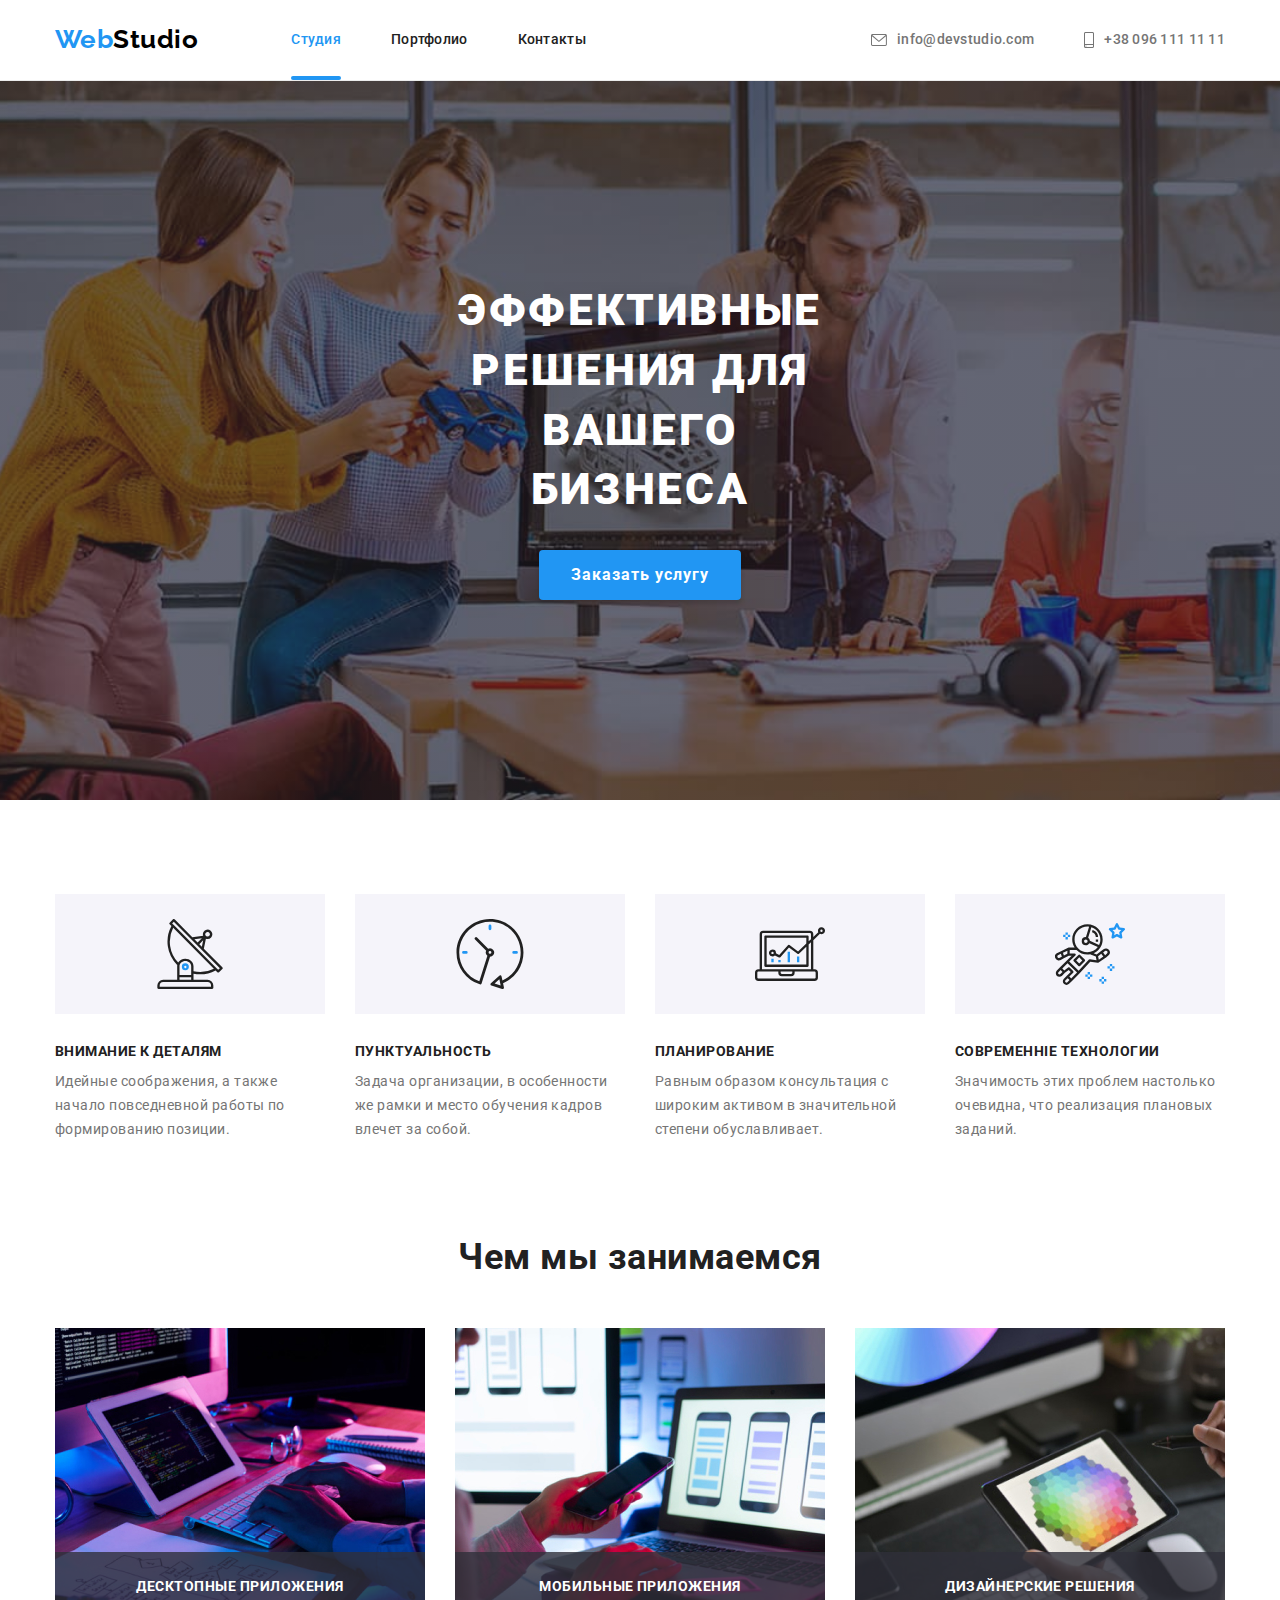
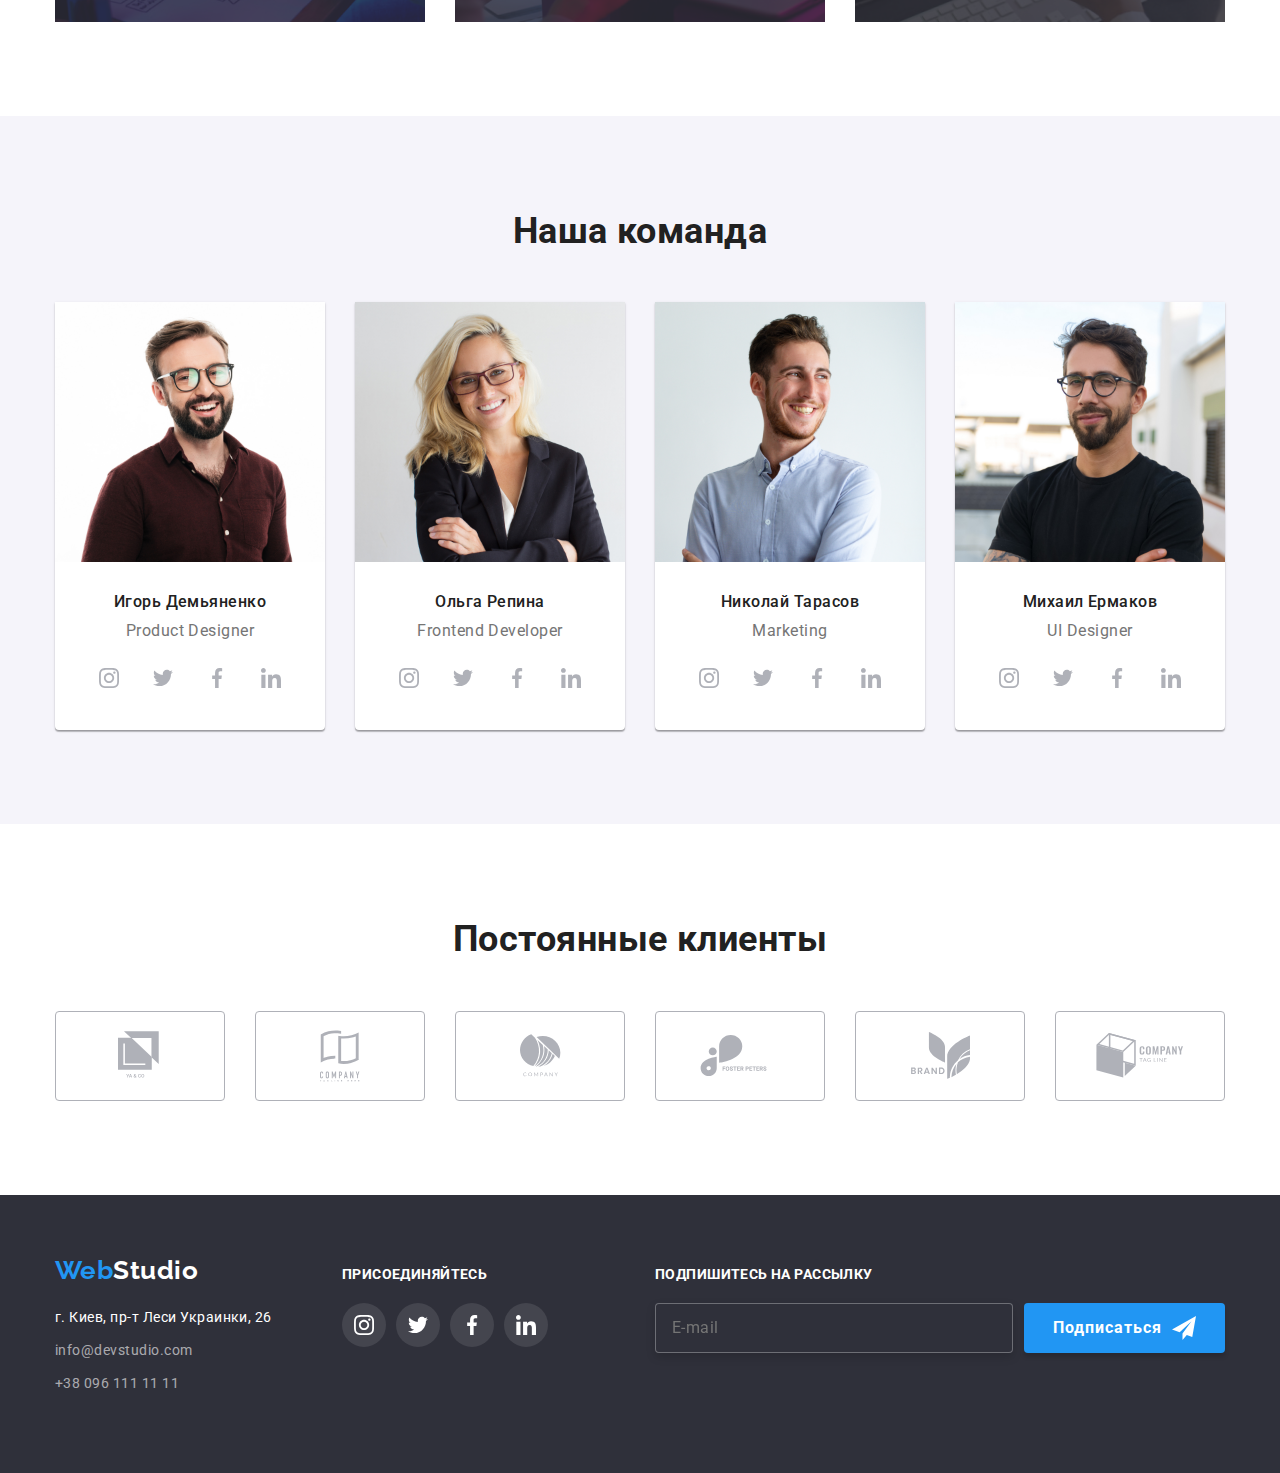
<file: index.html>
<!DOCTYPE html>
<html lang="ru">
  <head>
    <meta charset="UTF-8" />
    <meta name="viewport" content="width=device-width, initial-scale=1.0" />
    <title>Document</title>
    <link
      href="https://fonts.googleapis.com/css2?family=Raleway&family=Roboto:wght@400;500;700&display=swap"
      rel="stylesheet"
    />
    <link
      rel="stylesheet"
      href="https://cdnjs.cloudflare.com/ajax/libs/modern-normalize/1.0.0/modern-normalize.min.css"
    />
    <link rel="stylesheet" href="./css/style.css" />
  </head>
  <body>
    <!--header-->
    <header>
      <div class="container main-navigation">
        <nav class="main-nav">
          <a href="/" class="logo">
            Web<span class="logo-studio">Studio</span>
          </a>

          <ul class="header-nav">
            <li class="item">
              <a href="" class="link current">Студия</a>
            </li>
            <li class="item">
              <a href="./portfolio.html" class="link">Портфолио</a>
            </li>
            <li class="item">
              <a href="" class="link">Контакты</a>
            </li>
          </ul>
        </nav>
        <ul class="header-adress">
          <li class="item">
            <a href="mailto:info@devstudio.com">
              <svg class="mail-svg" width="16" height="12">
                <use href="./images/symbol-defs.svg#icon-mail"></use>
              </svg>
              info@devstudio.com</a
            >
          </li>
          <li class="item">
            <a href="tel:+380961111111">
              <svg class="tel-svg" width="10" height="16">
                <use href="./images/symbol-defs.svg#icon-smartphone"></use>
              </svg>
              +38 096 111 11 11</a
            >
          </li>
        </ul>
      </div>
    </header>

    <main>
      <!--block-hero-->
      <section class="section hero">
        <div class="overlay">
          <h1 class="hero-title">ЭФФЕКТИВНЫЕ РЕШЕНИЯ ДЛЯ ВАШЕГО БИЗНЕСА</h1>
          <button class="button" data-modal-open>Заказать услугу</button>
        </div>
      </section>

      <!--our-advantages-->
      <section class="section">
        <div class="container">
          <h2 class="is-hidden">Наши преимущества</h2>
          <ul class="advantages-title">
            <li class="item">
              <h3 class="title">ВНИМАНИЕ К ДЕТАЛЯМ</h3>
              <p class="lead">
                Идейные соображения, а также начало повседневной работы по
                формированию позиции.
              </p>
            </li>
            <li class="item clock-item">
              <h3 class="title">ПУНКТУАЛЬНОСТЬ</h3>
              <p class="lead">
                Задача организации, в особенности же рамки и место обучения
                кадров влечет за собой.
              </p>
            </li>
            <li class="item diagram-item">
              <h3 class="title">ПЛАНИРОВАНИЕ</h3>
              <p class="lead">
                Равным образом консультация с широким активом в значительной
                степени обуславливает.
              </p>
            </li>
            <li class="item astronaut-item">
              <h3 class="title">СОВРЕМЕННІЕ ТЕХНОЛОГИИ</h3>
              <p class="lead">
                Значимость этих проблем настолько очевидна, что реализация
                плановых заданий.
              </p>
            </li>
          </ul>
        </div>
      </section>

      <!--what-are-we-doing-->
      <section class="section">
        <div class="container">
          <h2 class="section-title">Чем мы занимаемся</h2>
          <ul class="list-img">
            <li class="item">
              <img
                src="./images/1.jpg"
                alt="Руки человека набирают код на клавиатуре"
                width="370"
              />
              <div class="container-img">
                <h3 class="title img">Десктопные приложения</h3>
              </div>
            </li>
            <li class="item">
              <img
                src="./images/2.jpg"
                alt="Человек за ноутбуком держит в руках телефон"
                width="370"
              />
              <div class="container-img">
                <h3 class="title img">Мобильные приложения</h3>
              </div>
            </li>
            <li class="item">
              <img
                src="./images/3.jpg"
                alt="Человек выбирает цвет на планшете"
                width="370"
              />
              <div class="container-img">
                <h3 class="title img">Дизайнерские решения</h3>
              </div>
            </li>
          </ul>
        </div>
      </section>

      <!--our-team-->
      <section class="section our-team">
        <div class="container team">
          <h2 class="section-title">Наша команда</h2>
          <ul class="our-team">
            <li class="item">
              <img
                src="./images/team1.jpg"
                alt="Мужчина в очках и с бородой улыбается"
                width="270"
              />
              <h3 class="name">Игорь Демьяненко</h3>
              <p class="specialty">Product Designer</p>
              <ul class="social-list">
                <li class="social-item">
                  <a href="" class="social-link">
                    <svg class="link-icon" width="20" height="20">
                      <use href="./images/symbol-defs.svg#icon-instagram"></use>
                    </svg>
                  </a>
                </li>
                <li class="social-item">
                  <a href="" class="social-link">
                    <svg class="link-icon" width="20" height="20">
                      <use href="./images/symbol-defs.svg#icon-twitter"></use>
                    </svg>
                  </a>
                </li>
                <li class="social-item">
                  <a href="" class="social-link">
                    <svg class="link-icon" width="20" height="20">
                      <use href="./images/symbol-defs.svg#icon-facebook"></use>
                    </svg>
                  </a>
                </li>
                <li class="social-item">
                  <a href="" class="social-link">
                    <svg class="link-icon" width="20" height="20">
                      <use href="./images/symbol-defs.svg#icon-linter"></use>
                    </svg>
                  </a>
                </li>
              </ul>
            </li>
            <li class="item">
              <img
                src="./images/team2.jpg"
                alt="Женщина в очках улыбается"
                width="270"
              />
              <h3 class="name">Ольга Репина</h3>
              <p class="specialty">Frontend Developer</p>
              <ul class="social-list">
                <li class="social-item">
                  <a href="" class="social-link">
                    <svg class="link-icon" width="20" height="20">
                      <use href="./images/symbol-defs.svg#icon-instagram"></use>
                    </svg>
                  </a>
                </li>
                <li class="social-item">
                  <a href="" class="social-link">
                    <svg class="link-icon" width="20" height="20">
                      <use href="./images/symbol-defs.svg#icon-twitter"></use>
                    </svg>
                  </a>
                </li>
                <li class="social-item">
                  <a href="" class="social-link">
                    <svg class="link-icon" width="20" height="20">
                      <use href="./images/symbol-defs.svg#icon-facebook"></use>
                    </svg>
                  </a>
                </li>
                <li class="social-item">
                  <a href="" class="social-link">
                    <svg class="link-icon" width="20" height="20">
                      <use href="./images/symbol-defs.svg#icon-linter"></use>
                    </svg>
                  </a>
                </li>
              </ul>
            </li>
            <li class="item">
              <img
                src="./images/team3.jpg"
                alt="Мужчина улыбается"
                width="270"
              />
              <h3 class="name">Николай Тарасов</h3>
              <p class="specialty">Marketing</p>
              <ul class="social-list">
                <li class="social-item">
                  <a href="" class="social-link">
                    <svg class="link-icon" width="20" height="20">
                      <use href="./images/symbol-defs.svg#icon-instagram"></use>
                    </svg>
                  </a>
                </li>
                <li class="social-item">
                  <a href="" class="social-link">
                    <svg class="link-icon" width="20" height="20">
                      <use href="./images/symbol-defs.svg#icon-twitter"></use>
                    </svg>
                  </a>
                </li>
                <li class="social-item">
                  <a href="" class="social-link">
                    <svg class="link-icon" width="20" height="20">
                      <use href="./images/symbol-defs.svg#icon-facebook"></use>
                    </svg>
                  </a>
                </li>
                <li class="social-item">
                  <a href="" class="social-link">
                    <svg class="link-icon" width="20" height="20">
                      <use href="./images/symbol-defs.svg#icon-linter"></use>
                    </svg>
                  </a>
                </li>
              </ul>
            </li>
            <li class="item">
              <img
                src="./images/team4.jpg"
                alt="Мужчина в очках и с бородой улыбается"
                width="270"
              />
              <h3 class="name">Михаил Ермаков</h3>
              <p class="specialty">UI Designer</p>
              <ul class="social-list">
                <li class="social-item">
                  <a href="" class="social-link">
                    <svg class="link-icon" width="20" height="20">
                      <use href="./images/symbol-defs.svg#icon-instagram"></use>
                    </svg>
                  </a>
                </li>
                <li class="social-item">
                  <a href="" class="social-link">
                    <svg class="link-icon" width="20" height="20">
                      <use href="./images/symbol-defs.svg#icon-twitter"></use>
                    </svg>
                  </a>
                </li>
                <li class="social-item">
                  <a href="" class="social-link">
                    <svg class="link-icon" width="20" height="20">
                      <use href="./images/symbol-defs.svg#icon-facebook"></use>
                    </svg>
                  </a>
                </li>
                <li class="social-item">
                  <a href="" class="social-link">
                    <svg class="link-icon" width="20" height="20">
                      <use href="./images/symbol-defs.svg#icon-linter"></use>
                    </svg>
                  </a>
                </li>
              </ul>
            </li>
          </ul>
        </div>
      </section>

      <section class="section">
        <div class="container">
          <h2 class="section-title">Постоянные клиенты</h2>
          <ul class="client-list">
            <li class="client-item">
              <a href="" class="client-link">
                <svg class="client-icon" width="45" height="50">
                  <use href="./images/symbol-defs.svg#icon-logo-1"></use>
                </svg>
              </a>
            </li>
            <li class="client-item">
              <a href="" class="client-link">
                <svg class="client-icon" width="40" height="52">
                  <use href="./images/symbol-defs.svg#icon-logo-2"></use>
                </svg>
              </a>
            </li>
            <li class="client-item">
              <a href="" class="client-link">
                <svg class="client-icon" width="41" height="43">
                  <use href="./images/symbol-defs.svg#icon-logo-3"></use>
                </svg>
              </a>
            </li>
            <li class="client-item">
              <a href="" class="client-link">
                <svg class="client-icon" width="80" height="42">
                  <use href="./images/symbol-defs.svg#icon-logo-4"></use>
                </svg>
              </a>
            </li>
            <li class="client-item">
              <a href="" class="client-link">
                <svg class="client-icon" width="59" height="47">
                  <use href="./images/symbol-defs.svg#icon-logo-5"></use>
                </svg>
              </a>
            </li>
            <li class="client-item">
              <a href="" class="client-link">
                <svg class="client-icon" width="90" height="45">
                  <use href="./images/symbol-defs.svg#icon-logo-6"></use>
                </svg>
              </a>
            </li>
          </ul>
        </div>
      </section>
    </main>

    <!--footer-->
    <footer>
      <div class="container footer">
        <div class="container-adress-footer">
          <a href="/" class="logo-footer">
            Web<span class="studio-footer">Studio</span>
          </a>
          <address>
            <ul class="adress-title">
              <li class="location"><p>г. Киев, пр-т Леси Украинки, 26</p></li>
              <li>
                <a href="mailto:info@devstudio.com" class="link"
                  >info@devstudio.com</a
                >
              </li>
              <li>
                <a href="tel:+380961111111" class="link">+38 096 111 11 11</a>
              </li>
            </ul>
          </address>
        </div>
        <div class="container-list-footer">
          <h3 class="title footer">присоединяйтесь</h3>
          <ul class="social-list footer">
            <li class="social-item">
              <a href="" class="social-link footer">
                <svg class="link-icon" width="20" height="20">
                  <use href="./images/symbol-defs.svg#icon-instagram"></use>
                </svg>
              </a>
            </li>
            <li class="social-item">
              <a href="" class="social-link footer">
                <svg class="link-icon" width="20" height="20">
                  <use href="./images/symbol-defs.svg#icon-twitter"></use>
                </svg>
              </a>
            </li>
            <li class="social-item">
              <a href="" class="social-link footer">
                <svg class="link-icon" width="20" height="20">
                  <use href="./images/symbol-defs.svg#icon-facebook"></use>
                </svg>
              </a>
            </li>
            <li class="social-item">
              <a href="" class="social-link footer">
                <svg class="link-icon" width="20" height="20">
                  <use href="./images/symbol-defs.svg#icon-linter"></use>
                </svg>
              </a>
            </li>
          </ul>
        </div>
        <div class="subscription">
          <h3 class="title footer">Подпишитесь на рассылку</h3>
          <form class="footer-form" action="mailto:Stethem696@gmail.com">
            <input
              class="footer-input"
              type="email"
              name="mail"
              placeholder="E-mail"
            />
            <button class="button subscription-button">
              Подписаться
              <svg class="subscription-icon" width="24" height="24">
                <use href="./images/symbol-defs.svg#icon-icon-send"></use>
              </svg>
            </button>
          </form>
        </div>
      </div>
    </footer>
    <div class="backdrop is-is-hidden" data-modal>
      <div class="modal">
        <button class="button-close" data-modal-close>
          <svg class="close-icon" width="30" height="30">
            <use href="./images/symbol-defs.svg#icon-close"></use>
          </svg>
        </button>
        <form class="form js-speaker-form">
          <label class="form-text" for="name">
            Оставьте свои данные, мы вам перезвоним
          </label>
          <div class="form-field">
            <label for="name" class="form-label">Имя</label>
            <input class="form-input" type="text" name="name" id="name" />
            <svg class="form-icon" width="18" height="18">
              <use href="./images/symbol-defs.svg#icon-person-black"></use>
            </svg>
          </div>

          <div class="form-field">
            <label for="tel" class="form-label">Телефон</label>
            <input class="form-input" type="tel" name="tel" id="tel" />
            <svg class="form-icon" width="18" height="18">
              <use href="./images/symbol-defs.svg#icon-phone-black"></use>
            </svg>
          </div>

          <div class="form-field">
            <label for="mail" class="form-label">Почта</label>
            <input class="form-input" type="email" name="mail" id="mail" />
            <svg class="form-icon" width="18" height="18">
              <use href="./images/symbol-defs.svg#icon-email-black"></use>
            </svg>
          </div>

          <div class="form-field">
            <label for="comment" class="form-label">Комментарий</label>
            <textarea
              class="comment"
              name="comment"
              id="comment"
              rows="6"
              placeholder="Введите текст"
            ></textarea>
          </div>

          <div class="form-field checkbox">
            <label class="checkbox-label">
              <input type="checkbox" name="policy" class="checkbox-input" />
              <span class="checkbox-icon"></span>
              <span>Соглашаюсь с рассылкой и принимаю </span>&ensp;
              <a href="" class="contract">Условия договора</a>
            </label>
          </div>

          <button type="submit" class="button form-button">Отправить</button>
        </form>
      </div>
    </div>
    <script src="./js/modal.js"></script>
    <script>
      (() => {
        document
          .querySelector(".js-speaker-form")
          .addEventListener("submit", (e) => {
            e.preventDefault();

            new FormData(e.currentTarget).forEach((value, name) =>
              console.log(`${name}: ${value}`)
            );

            e.currentTarget.reset();
          });
      })();
    </script>
  </body>
</html>
</file>
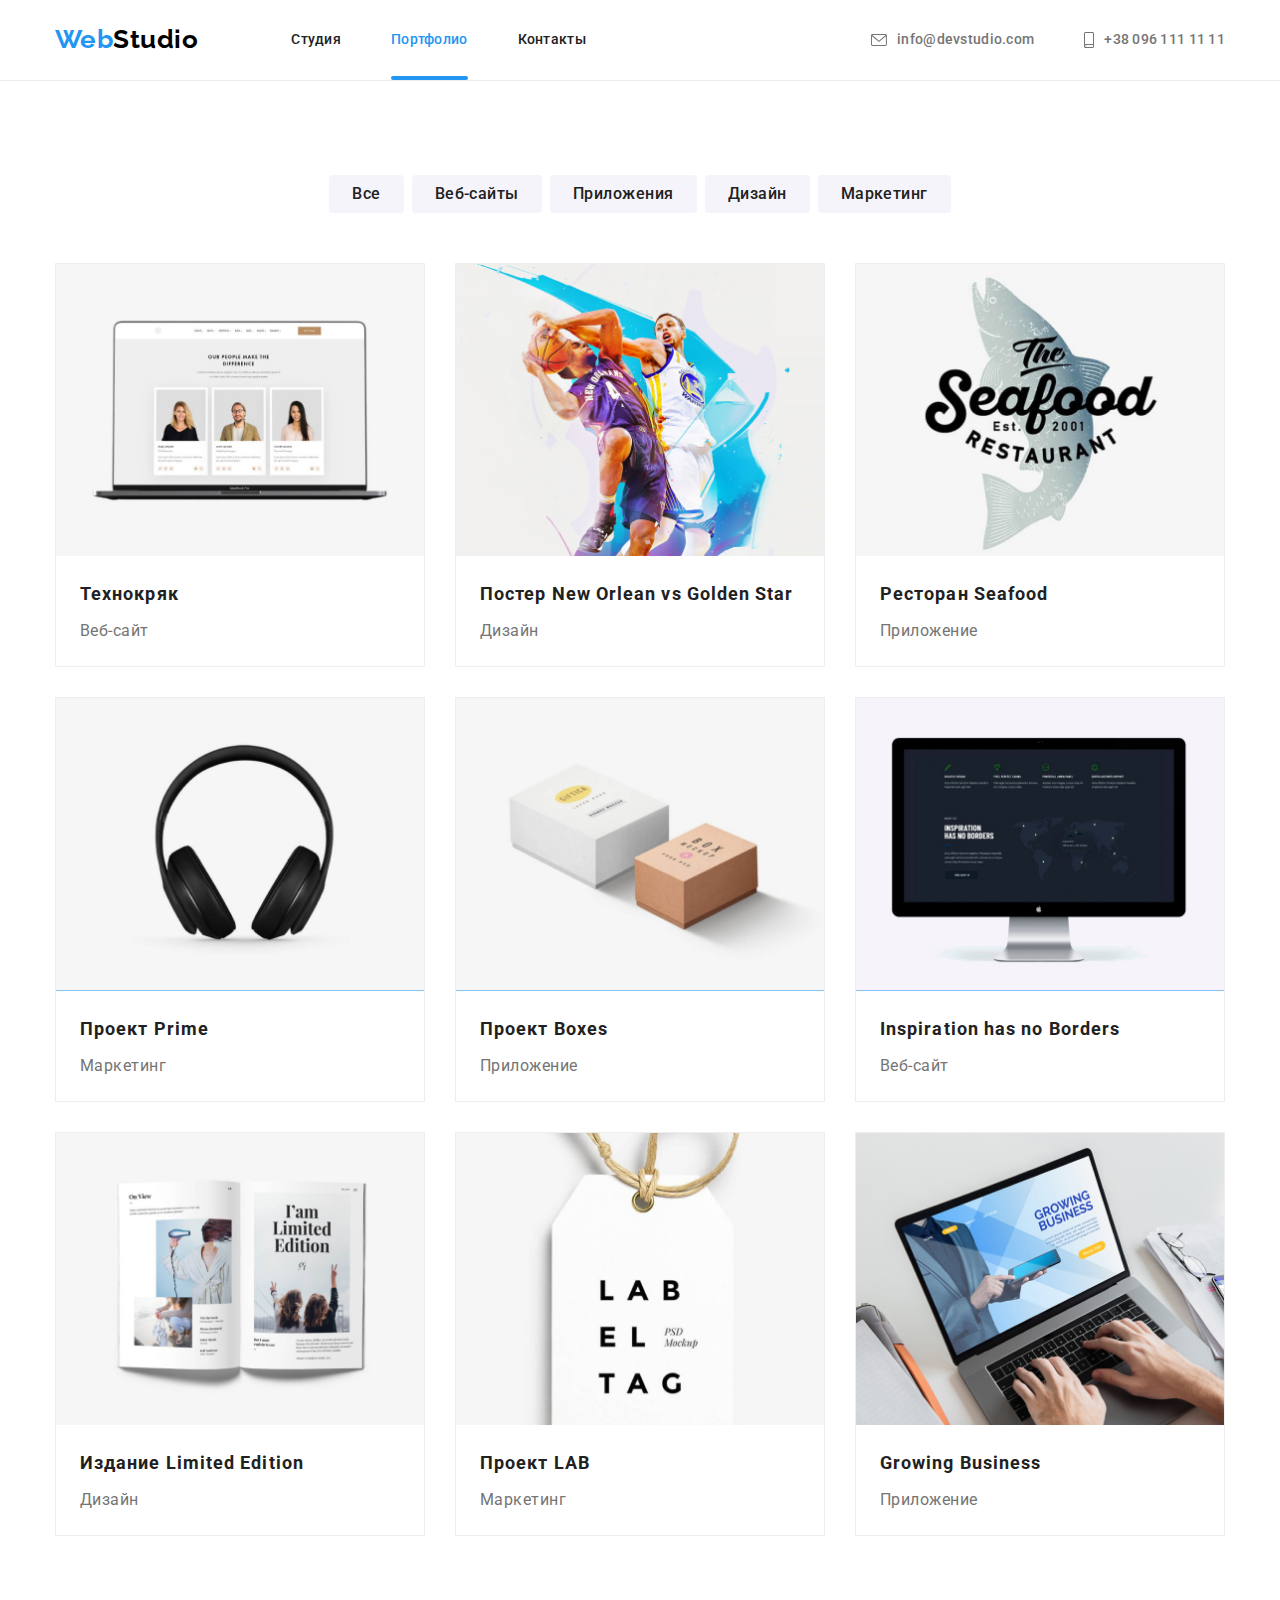
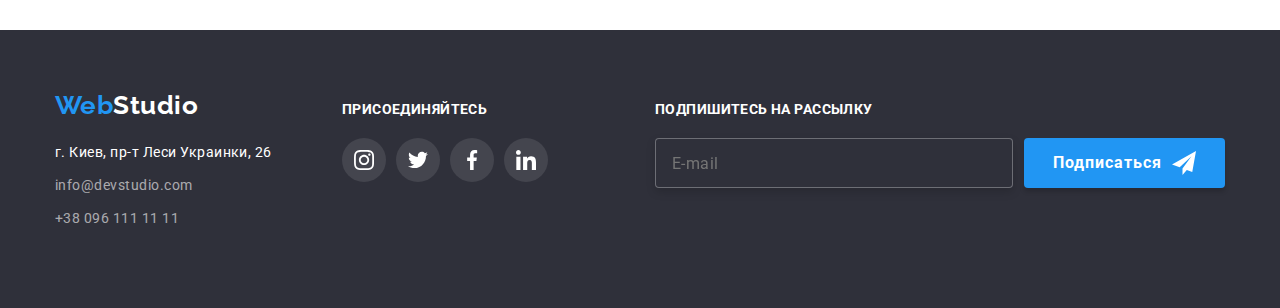
<file: portfolio.html>
<!DOCTYPE html>
<html lang="ru">
  <head>
    <meta charset="UTF-8" />
    <meta name="viewport" content="width=device-width, initial-scale=1.0" />
    <title>portfolio</title>
    <link
      href="https://fonts.googleapis.com/css2?family=Raleway&family=Roboto:wght@400;500;700&display=swap"
      rel="stylesheet"
    />
    <link
      rel="stylesheet"
      href="https://cdnjs.cloudflare.com/ajax/libs/modern-normalize/1.0.0/modern-normalize.min.css"
    />
    <link rel="stylesheet" href="./css/style.css" />
  </head>
  <body>
    <!--header-->

    <header>
      <div class="container main-navigation">
        <nav class="main-nav">
          <a href="/" class="logo">
            Web<span class="logo-studio">Studio</span>
          </a>

          <ul class="header-nav">
            <li class="item">
              <a href="./index.html" class="link">Студия</a>
            </li>
            <li class="item">
              <a href="./portfolio.html" class="link current">Портфолио</a>
            </li>
            <li class="item">
              <a href="" class="link">Контакты</a>
            </li>
          </ul>
        </nav>
        <ul class="header-adress">
          <li class="item">
            <a href="mailto:info@devstudio.com">
              <svg class="mail-svg" width="16" height="12">
                <use href="./images/symbol-defs.svg#icon-mail"></use>
              </svg>
              info@devstudio.com</a
            >
          </li>
          <li class="item">
            <a href="tel:+380961111111">
              <svg class="tel-svg" width="10" height="16">
                <use href="./images/symbol-defs.svg#icon-smartphone"></use>
              </svg>
              +38 096 111 11 11</a
            >
          </li>
        </ul>
      </div>
    </header>

    <main>
      <section class="section card-item">
        <div class="container item-button">
          <h1 class="is-hidden">Портфолио</h1>
          <ul class="button-portfolio">
            <li class="item"><button type="button">Все</button></li>
            <li class="item"><button type="button">Веб-сайты</button></li>
            <li class="item"><button type="button">Приложения</button></li>
            <li class="item"><button type="button">Дизайн</button></li>
            <li class="item"><button type="button">Маркетинг</button></li>
          </ul>
        </div>
        <div class="container">
          <ul class="card-link">
            <li class="item">
              <a href="">
                <div class="card-container">
                  <img src="./images/pf1.jpg" alt="карточки сотрудников" />
                  <div class="overlay-container">
                    <p class="overlay-text">
                      Технокряк это современная площадка распространения
                      коронавируса. Компании используют эту платформу для
                      цифрового шпионажа и атак на защищённые сервера
                      конкурентов.
                    </p>
                  </div>
                </div>

                <div class="card-img">
                  <h2>Технокряк</h2>
                  <p>Веб-сайт</p>
                </div>
              </a>
            </li>

            <li class="item">
              <a href="">
                <div class="card-container">
                  <img src="./images/pf2.jpg" alt="баскетболисты" />
                  <div class="overlay-container">
                    <p class="overlay-text">
                      Технокряк это современная площадка распространения
                      коронавируса. Компании используют эту платформу для
                      цифрового шпионажа и атак на защищённые сервера
                      конкурентов.
                    </p>
                  </div>
                </div>

                <div class="card-img">
                  <h2>Постер New Orlean vs Golden Star</h2>
                  <p>Дизайн</p>
                </div>
              </a>
            </li>

            <li class="item">
              <a href="">
                <div class="card-container">
                  <img src="./images/pf3.jpg" alt="лого ресторана" />
                  <div class="overlay-container">
                    <p class="overlay-text">
                      Технокряк это современная площадка распространения
                      коронавируса. Компании используют эту платформу для
                      цифрового шпионажа и атак на защищённые сервера
                      конкурентов.
                    </p>
                  </div>
                </div>

                <div class="card-img">
                  <h2>Ресторан Seafood</h2>
                  <p>Приложение</p>
                </div>
              </a>
            </li>

            <li class="item">
              <a href="">
                <div class="card-container">
                  <img src="./images/pf4.jpg" alt="наушники" />
                  <div class="overlay-container">
                    <p class="overlay-text">
                      Технокряк это современная площадка распространения
                      коронавируса. Компании используют эту платформу для
                      цифрового шпионажа и атак на защищённые сервера
                      конкурентов.
                    </p>
                  </div>
                </div>

                <div class="card-img">
                  <h2>Проект Prime</h2>
                  <p>Маркетинг</p>
                </div>
              </a>
            </li>

            <li class="item">
              <a href="">
                <div class="card-container">
                  <img src="./images/pf5.jpg" alt="коробки" />
                  <div class="overlay-container">
                    <p class="overlay-text">
                      Технокряк это современная площадка распространения
                      коронавируса. Компании используют эту платформу для
                      цифрового шпионажа и атак на защищённые сервера
                      конкурентов.
                    </p>
                  </div>
                </div>

                <div class="card-img">
                  <h2>Проект Boxes</h2>
                  <p>Приложение</p>
                </div>
              </a>
            </li>

            <li class="item">
              <a href="">
                <div class="card-container">
                  <img src="./images/pf6.jpg" alt="монитор" />
                  <div class="overlay-container">
                    <p class="overlay-text">
                      Технокряк это современная площадка распространения
                      коронавируса. Компании используют эту платформу для
                      цифрового шпионажа и атак на защищённые сервера
                      конкурентов.
                    </p>
                  </div>
                </div>

                <div class="card-img">
                  <h2>Inspiration has no Borders</h2>
                  <p>Веб-сайт</p>
                </div>
              </a>
            </li>

            <li class="item">
              <a href="">
                <div class="card-container">
                  <img src="./images/pf7.jpg" alt="журнал" />
                  <div class="overlay-container">
                    <p class="overlay-text">
                      Технокряк это современная площадка распространения
                      коронавируса. Компании используют эту платформу для
                      цифрового шпионажа и атак на защищённые сервера
                      конкурентов.
                    </p>
                  </div>
                </div>

                <div class="card-img">
                  <h2>Издание Limited Edition</h2>
                  <p>Дизайн</p>
                </div>
              </a>
            </li>

            <li class="item">
              <a href="">
                <div class="card-container">
                  <img src="./images/pf8.jpg" alt="бирка" />
                  <div class="overlay-container">
                    <p class="overlay-text">
                      Технокряк это современная площадка распространения
                      коронавируса. Компании используют эту платформу для
                      цифрового шпионажа и атак на защищённые сервера
                      конкурентов.
                    </p>
                  </div>
                </div>

                <div class="card-img">
                  <h2>Проект LAB</h2>
                  <p>Маркетинг</p>
                </div>
              </a>
            </li>

            <li class="item">
              <a href="">
                <div class="card-container">
                  <img src="./images/pf9.jpg" alt="ноутбук" />
                  <div class="overlay-container">
                    <p class="overlay-text">
                      Технокряк это современная площадка распространения
                      коронавируса. Компании используют эту платформу для
                      цифрового шпионажа и атак на защищённые сервера
                      конкурентов.
                    </p>
                  </div>
                </div>

                <div class="card-img">
                  <h2>Growing Business</h2>
                  <p>Приложение</p>
                </div>
              </a>
            </li>
          </ul>
        </div>
      </section>
    </main>

    <!--footer-->
    <footer>
      <div class="container footer">
        <div class="container-adress-footer">
          <a href="/" class="logo-footer">
            Web<span class="studio-footer">Studio</span>
          </a>
          <address>
            <ul class="adress-title">
              <li class="location"><p>г. Киев, пр-т Леси Украинки, 26</p></li>
              <li>
                <a href="mailto:info@devstudio.com" class="link"
                  >info@devstudio.com</a
                >
              </li>
              <li>
                <a href="tel:+380961111111" class="link">+38 096 111 11 11</a>
              </li>
            </ul>
          </address>
        </div>
        <div class="container-list-footer">
          <h3 class="title footer">ПРИСОЕДИНЯЙТЕСЬ</h3>
          <ul class="social-list footer">
            <li class="social-item">
              <a href="" class="social-link footer">
                <svg class="link-icon" width="20" height="20">
                  <use href="./images/symbol-defs.svg#icon-instagram"></use>
                </svg>
              </a>
            </li>
            <li class="social-item">
              <a href="" class="social-link footer">
                <svg class="link-icon" width="20" height="20">
                  <use href="./images/symbol-defs.svg#icon-twitter"></use>
                </svg>
              </a>
            </li>
            <li class="social-item">
              <a href="" class="social-link footer">
                <svg class="link-icon" width="20" height="20">
                  <use href="./images/symbol-defs.svg#icon-facebook"></use>
                </svg>
              </a>
            </li>
            <li class="social-item">
              <a href="" class="social-link footer">
                <svg class="link-icon" width="20" height="20">
                  <use href="./images/symbol-defs.svg#icon-linter"></use>
                </svg>
              </a>
            </li>
          </ul>
        </div>
        <div class="subscription">
          <h3 class="title footer">Подпишитесь на рассылку</h3>
          <form class="footer-form" action="mailto:stethem696@gmail.com">
            <input
              class="footer-input"
              type="email"
              name="mail"
              placeholder="E-mail"
            />
            <button class="button subscription-button">
              Подписаться
              <svg class="subscription-icon" width="24" height="24">
                <use href="./images/symbol-defs.svg#icon-icon-send"></use>
              </svg>
            </button>
          </form>
        </div>
      </div>
    </footer>
  </body>
</html>
</file>
<file: css/style.css>
:root {
  --title-text-color: #212121;
  --primary-text-color: #757575;
  --accent-color: #2196f3;
  --studio-text: #000000;
  --white-text: #ffffff;
  --bg-button-portfolio: #f5f4fa;
  --bezier: 250ms cubic-bezier(0.4, 0, 0.2, 1);
}
body {
  background-color: var(--white-text);
  font-family: roboto, sans-serif;
  letter-spacing: 0.03em;
}
h1,
h2,
h3,
p {
  margin: 0;
  padding: 0;
}

img {
  display: block;
  max-width: 100%;
  height: auto;
}

/* цвет основного текста #212121 */
/* цвет дополнительного текста #757575 */
/* белый текст #FFFFFF */
/* акцент-синий текст #2196F3 */

.container {
  width: 1200px;
  margin: 0 auto;
  padding-left: 15px;
  padding-right: 15px;
}

.logo {
  color: var(--accent-color);
  font-weight: 700;
  font-family: Raleway, sans-serif;
  font-size: 26px;
  line-height: 1.2;
  text-decoration: none;
}
.logo-studio {
  color: var(--studio-text);
}
ul {
  list-style: none;
  padding: 0;
  margin: 0;
}
.header-nav {
  display: flex;
  margin-left: 93px;
}
.header-nav .item + .item {
  margin-left: 50px;
}
.header-nav a {
  display: block;
  padding-top: 32px;
  padding-bottom: 32px;

  color: var(--title-text-color);

  font-weight: 500;
  font-size: 14px;
  line-height: 1.14;
  letter-spacing: 0.02em;
  text-decoration: none;

  transition: color var(--bezier);
  position: relative;
}
.header-nav a:hover,
.header-nav a:focus {
  color: var(--accent-color);
}
.header-nav .link.current {
  color: var(--accent-color);
}

.header-nav .link::after {
  content: "";
  display: block;
  position: absolute;
  left: 0;
  bottom: 0;

  width: 100%;
  height: 4px;
  background-color: var(--accent-color);
  border-radius: 2px;

  transform: scaleX(0);
  transition: transform var(--bezier);
}

.header-nav .link.current::after {
  transform: scaleX(1);
}

.header-adress {
  display: flex;
  margin-left: auto;
}

.header-adress .item + .item {
  margin-left: 50px;
}

.mail-svg {
  fill: currentColor;
  margin-right: 10px;
}
.tel-svg {
  fill: currentColor;
  margin-right: 10px;
}

.header-adress a {
  display: flex;
  align-items: center;
  padding-top: 32px;
  padding-bottom: 32px;

  color: var(--primary-text-color);
  font-weight: 500;

  font-size: 14px;
  line-height: 1.14;
  letter-spacing: 0.02em;
  text-decoration: none;
  transition: color var(--bezier);
}
.header-adress a:hover,
.header-adress a:focus {
  color: var(--accent-color);
}

.main-navigation {
  display: flex;
  align-items: center;
  justify-content: center;
}
header {
  border-bottom: 1px solid #ececec;
}

.main-nav {
  display: flex;
  align-items: center;
  justify-content: center;
}

.overlay {
  max-width: 1600px;
  min-height: 600px;
  margin-left: auto;
  margin-right: auto;
  /* background-color: #c4c4c4; */
  background-image: linear-gradient(
      to right,
      rgba(47, 48, 58, 0.4),
      rgba(47, 48, 58, 0.4)
    ),
    url(../images/overlay.jpg), linear-gradient(to right, #c4c4c4, #c4c4c4);
  background-position: center;
  background-size: cover;
  background-repeat: no-repeat;
  padding: 200px 452px;
}

.hero {
  text-align: center;
}
.hero-title {
  color: var(--white-text);
  font-weight: 900;
  font-size: 44px;
  line-height: 1.36;
  text-align: center;
  letter-spacing: 0.06em;

  margin-top: 0px;
  margin-bottom: 30px;
}
.section-title {
  color: var(--title-text-color);
  font-weight: 700;
  font-size: 36px;
  line-height: 1.17;
  text-align: center;
  margin-bottom: 50px;
}
.section-title.centered {
  text-align: center;
}
.section {
  margin-bottom: 94px;
}

.section.our-team {
  background-color: var(--bg-button-portfolio);
  padding-top: 94px;
  padding-bottom: 94px;
  margin-bottom: 94px;
}

.advantages-title {
  display: flex;
}
.is-hidden {
  display: none;
}

.advantages-title .item {
  width: calc((100% - 3 * 30px) / 4);
  margin-right: 30px;
}

.advantages-title .item:last-child {
  margin-right: 0;
}
.advantages-title .item::before {
  content: "";
  display: block;

  height: 120px;
  background-image: url(../images/Group.svg);
  /* background-size: contain; */
  background-repeat: no-repeat;
  background-position: center;
  background-color: var(--bg-button-portfolio);

  margin-bottom: 30px;
}
.advantages-title .clock-item::before {
  background-image: url(../images/clock\ 1.svg);
}
.advantages-title .diagram-item::before {
  background-image: url(../images/diagram\ 1.svg);
}
.advantages-title .astronaut-item::before {
  background-image: url(../images/astronaut\ 1.svg);
}
.advantages-title .title {
  color: var(--title-text-color);
  font-weight: 700;
  font-size: 14px;
  line-height: 1.14;
  margin-bottom: 10px;
}
.advantages-title .lead {
  color: var(--primary-text-color);
  font-weight: 400;
  font-size: 14px;
  line-height: 1.71;
}
.list-img {
  display: flex;
  justify-content: space-between;
}

.list-img .item {
  width: calc((100% -60px) / 3);
  margin-right: 30px;
  position: relative;
}

.list-img .item:last-child {
  margin-right: 0px;
}
.container-img {
  background-color: rgba(47, 48, 58, 0.8);
  display: block;
  padding-top: 27px;
  padding-bottom: 27px;

  position: absolute;
  right: 0;
  bottom: 0;
  left: 0;
}
.title.img {
  font-size: 14px;
  line-height: 1.14em;
  text-align: center;
  color: var(--white-text);
  text-transform: uppercase;
}

/* our-team */
.our-team {
  display: flex;
}

.our-team .item {
  width: calc((100% - 3 * 30px) / 4);
  margin-right: 30px;
  background-color: var(--white-text);
  border-radius: 0px 0px 4px 4px;
  box-shadow: 0px 1px 3px rgba(0, 0, 0, 0.12), 0px 1px 1px rgba(0, 0, 0, 0.14),
    0px 2px 1px rgba(0, 0, 0, 0.2);
}

.our-team .item:last-child {
  margin-right: 0px;
}

.our-team .name {
  color: var(--title-text-color);
  font-weight: 500;
  font-size: 16px;
  line-height: 1.19;
  text-align: center;

  margin-top: 30px;
  margin-bottom: 10px;
}
.our-team .specialty {
  color: var(--primary-text-color);
  font-weight: 400;
  font-size: 16px;
  line-height: 1.19;
  text-align: center;
}
.social-list {
  display: flex;
  justify-content: center;
  height: 44px;
  margin-top: 16px;
  margin-bottom: 30px;
}
.circle {
  fill: #ffffff;
}

.link-icon:hover {
  --color3: var(--accent-color);
  --color4: var(--white-text);
}
.social-link {
  display: flex;
  padding: 0;
  height: 44px;
  width: 44px;
  fill: #afb1b8;
  background-color: var(--white-text);
  border-radius: 50%;
  justify-content: center;
  align-items: center;

  background-repeat: no-repeat;
  background-position: center;

  transition: fill var(--bezier), background-color var(--bezier);
}

.social-link:hover,
.social-link:focus {
  fill: var(--white-text);
  background-color: var(--accent-color);
}

.social-item:not(:last-child) {
  margin-right: 10px;
}

/* client */

.client-list {
  display: flex;
  justify-content: center;
}
.client-link {
  width: 170px;
  height: 90px;
  border: 1px solid #afb1b8;
  border-radius: 4px;

  display: flex;
  justify-content: center;
  align-items: center;
}

.client-item:not(:last-child) {
  margin-right: 30px;
}
.client-icon {
  fill: #afb1b8;

  transition: fill var(--bezier), border var(--bezier);
}
.client-link:hover .client-icon {
  fill: var(--accent-color);
}
.client-link:hover {
  border: 1px solid var(--accent-color);
}

/* button */
.button {
  border: none;
  background-color: var(--accent-color);
  color: var(--white-text);
  box-shadow: 0px 4px 4px rgba(0, 0, 0, 0.15);

  display: inline-block;
  border-radius: 4px;
  padding: 10px 32px;
  min-width: 200px;
  text-align: center;

  font-family: inherit;
  font-weight: 700;
  font-size: 16px;
  line-height: 1.88;
  letter-spacing: 0.06em;
  text-decoration: none;

  transition: cursor var(--bezier);
}
.button:hover {
  cursor: pointer;
}

/* Портфолио */
.card-item {
  margin-top: 94px;
}

.button-portfolio {
  display: flex;
  align-items: center;
  justify-content: center;
  padding-bottom: 16px;
  margin-bottom: 34px;
}
.button-portfolio .item {
  margin-right: 8px;
}

.button-portfolio .item:last-child {
  margin-right: 0px;
}

.card-link .card-img {
  padding: 20px 24px;
}

.button-portfolio button {
  background-color: var(--bg-button-portfolio);
  color: var(--title-text-color);

  display: inline-block;
  border-radius: 4px;
  padding: 5px 22px;
  min-width: 73px;
  text-align: center;
  border: 1px solid transparent;

  letter-spacing: 0.03em;
  font-family: inherit;
  font-weight: 500;
  font-size: 16px;
  line-height: 1.63;
  text-decoration: none;
  text-align: center;
  transition: background-color var(--bezier), color 250ms var(--bezier),
    cursor 250ms var(--bezier);
}

.button-portfolio button:hover,
.button-portfolio button:focus {
  background-color: var(--accent-color);
  color: var(--white-text);
  cursor: pointer;
}

.card-link h2 {
  color: var(--title-text-color);
  font-weight: 700;
  font-size: 18px;
  line-height: 2;
  letter-spacing: 0.06em;
  margin-bottom: 4px;
}
.card-link p {
  color: var(--primary-text-color);
  font-weight: 400;
  font-size: 16px;
  line-height: 1.87;
}
.card-link a {
  text-decoration: none;
}

.card-link {
  display: flex;
  flex-wrap: wrap;
  margin: -15px;
}
.card-link .item {
  /* width: calc((100% - 60px) / 3); */
  width: 370px;
  margin: 15px;
  background: #ffffff;
  border: 1px solid #eeeeee;
  box-sizing: border-box;

  transition: box-shadow var(--bezier);
}
.card-link .item:hover {
  box-shadow: 0px 1px 1px rgba(0, 0, 0, 0.12), 0px 4px 4px rgba(0, 0, 0, 0.06),
    1px 4px 6px rgba(0, 0, 0, 0.16);
}
.card-container {
  position: relative;
  overflow: hidden;
}

.overlay-container {
  position: absolute;
  top: 0;
  left: 0;
  width: 100%;
  height: 100%;

  padding: 63px 24px;
  background: rgba(33, 150, 243, 0.9);

  transform: translateY(100%);
  transition: transform var(--bezier);
}
.card-link .item:hover .overlay-container {
  transform: translateY(0);
}
.card-link .overlay-text {
  font-style: normal;
  font-weight: normal;
  font-size: 18px;
  line-height: 1.56;

  color: var(--white-text);
}

/* footer */
footer {
  background-color: #2f303a;
}
.container.footer {
  display: flex;
  /* justify-content: center; */
  padding-top: 60px;
  padding-bottom: 60px;
}
.container-list-footer {
  margin: 12px 0 36px 70px;
}

.title.footer {
  font-style: normal;
  font-weight: bold;
  font-size: 14px;
  line-height: 1.14;
  letter-spacing: 0.03em;
  text-transform: uppercase;
  color: var(--white-text);
  margin-bottom: 20px;
}

.social-link.footer {
  fill: var(--white-text);
  background-color: rgba(255, 255, 255, 0.1);
}

.social-link.footer:hover,
.social-link.footer:focus {
  background-color: var(--accent-color);
}

.logo-footer {
  color: var(--accent-color);
  font-family: Raleway, sans-serif;
  text-decoration: none;
  font-style: normal;
  font-weight: 700;
  font-size: 26px;
  line-height: 1.2;

  display: inline-block;
  margin-bottom: 20px;
}
.studio-footer {
  color: var(--white-text);
}
.adress-title .location {
  color: var(--white-text);
  font-style: normal;
  text-decoration: none;
  font-weight: 400;
  font-size: 14px;
  line-height: 1.71;
}
.adress-title .link {
  color: rgba(255, 255, 255, 0.6);
  text-decoration: none;
  font-style: normal;
  font-weight: 400;
  font-size: 14px;
  line-height: 1.71;

  margin-top: 9px;
  display: inline-block;
}

.subscription {
  width: 570px;
  margin: 12px 0 auto auto;
}

.footer-form {
  display: flex;
  align-items: center;
  justify-content: space-between;
}

.footer-input {
  font-family: Roboto;
  font-style: normal;
  font-weight: normal;
  font-size: 16px;
  line-height: 1.25;
  letter-spacing: 0.03em;

  color: rgba(255, 255, 255, 0.6);

  width: 358px;
  height: 50px;
  padding: 15px 16px;

  border: 1px solid rgba(255, 255, 255, 0.3);
  box-sizing: border-box;
  filter: drop-shadow(0px 4px 4px rgba(0, 0, 0, 0.15));
  border-radius: 4px;
  background-color: #2f303a;
}

.subscription-button {
  display: flex;
  justify-content: center;
  align-items: center;
  padding: 10px 29px;
}
.subscription-icon {
  margin-left: 10px;
}

/* модальное окно */

.backdrop {
  position: fixed;
  top: 0;
  left: 0;
  width: 100%;
  height: 100%;
  background-color: rgba(0, 0, 0, 0.2);

  opacity: 1;
  transition: opacity var(--bezier);
}
.backdrop.is-is-hidden {
  opacity: 0;
  pointer-events: none;
}

.backdrop.is-is-hidden .modal {
  transform: translate(-50%, -50%) scale(0.8);
}

.modal {
  position: relative;
  top: 50%;
  left: 50%;

  padding-top: 40px;
  padding-bottom: 40px;

  width: 528px;
  height: 581px;

  transform: translate(-50%, -50%) scale(1);
  transition: transform var(--bezier);

  background: var(--white-text);
  box-shadow: 0px 1px 3px rgba(0, 0, 0, 0.12), 0px 1px 1px rgba(0, 0, 0, 0.14),
    0px 2px 1px rgba(0, 0, 0, 0.2);
  border-radius: 4px;
}

.button-close {
  position: absolute;
  top: 0;
  right: 0;
  margin: 8px;
  padding: 0;
  display: flex;
  justify-content: center;
  align-items: center;
  fill: var(--studio-text);

  height: 30px;
  width: 30px;
  border-radius: 50%;
  border: 1px solid rgba(0, 0, 0, 0.1);
  transition: cursor var(--bezier);
}
.button-close:hover {
  cursor: pointer;
  fill: var(--accent-color);
}
.close-icon {
  height: 100%;
  width: 100%;
}

textarea {
  resize: none;
}
.form {
  width: 448px;
  margin-left: auto;
  margin-right: auto;
}
.form-field {
  position: relative;
  display: flex;
  flex-direction: column;
}

.form-field label {
  margin-bottom: 4px;
  margin-top: 10px;
}

.form-field input {
  margin: 0;
  padding: 0;
  height: 40px;
}

.form-text {
  font-style: normal;
  font-weight: bold;
  font-size: 20px;
  line-height: 1.15;
  text-align: center;
  letter-spacing: 0.03em;

  color: var(--title-text-color);

  margin-bottom: 12px;
}

.form-label {
  font-family: Roboto;
  font-style: normal;
  font-weight: normal;
  font-size: 12px;
  line-height: 1.17;
  letter-spacing: 0.01em;

  color: var(--primary-text-color);
}
.form-field .form-input {
  outline: none;
  border: 1px solid rgba(33, 33, 33, 0.2);
  border-radius: 4px;
  padding-left: 42px;
}

.form-icon {
  position: absolute;
  top: 70%;
  left: 12px;
  transform: translateY(-50%);
  display: inline-block;
  width: 18px;
  height: 18px;
  fill: var(--title-text-color);
  transition: fill var(--bezier), border-color var(--bezier);
}

.form-input:focus ~ .form-icon {
  fill: var(--accent-color);
}

.form-input:focus {
  border-color: var(--accent-color);
}

.comment {
  padding: 12px 16px 12px 16px;
  outline: none;
  border: 1px solid rgba(33, 33, 33, 0.2);
  border-radius: 4px;
  height: 120px;
  width: 448px;

  font-family: Roboto;
  font-style: normal;
  font-weight: normal;
  font-size: 12px;
  line-height: 1.17;
  letter-spacing: 0.01em;
  /* color: rgba(117, 117, 117, 0.5); */
}

.checkbox {
  flex-direction: row;
  align-items: center;

  margin-top: 25px;
  margin-bottom: 35px;
}

.checkbox-label {
  display: flex;
  align-items: center;

  font-family: Roboto;
  font-style: normal;
  font-weight: normal;
  font-size: 14px;
  line-height: 1.71px;
  letter-spacing: 0.03em;

  color: var(--primary-text-color);
}

.checkbox .checkbox-input {
  height: 15px;
}

.checkbox .checkbox-label {
  margin: 0 auto;
}

.checkbox-input {
  -webkit-appearance: none;
  -moz-appearance: none;
  appearance: none;
  position: absolute;
}

.checkbox-icon {
  display: inline-block;
  width: 16px;
  height: 15px;
  margin-right: 8px;
  background-color: var(--white-text);
  border: 2px solid var(--title-text-color);
  border-radius: 2px;

  transition: background-color var(--bezier), border-color var(--bezier);
}

.checkbox-input:checked + .checkbox-icon {
  background-color: var(--accent-color);
  border-color: var(--accent-color);
  background-image: url("../images/check.svg");
  background-size: contain;
  background-origin: border-box;
  background-repeat: no-repeat;
}

.contract {
  color: var(--accent-color);
}

.button.form-button {
  position: absolute;
  left: 30%;
}
</file>
